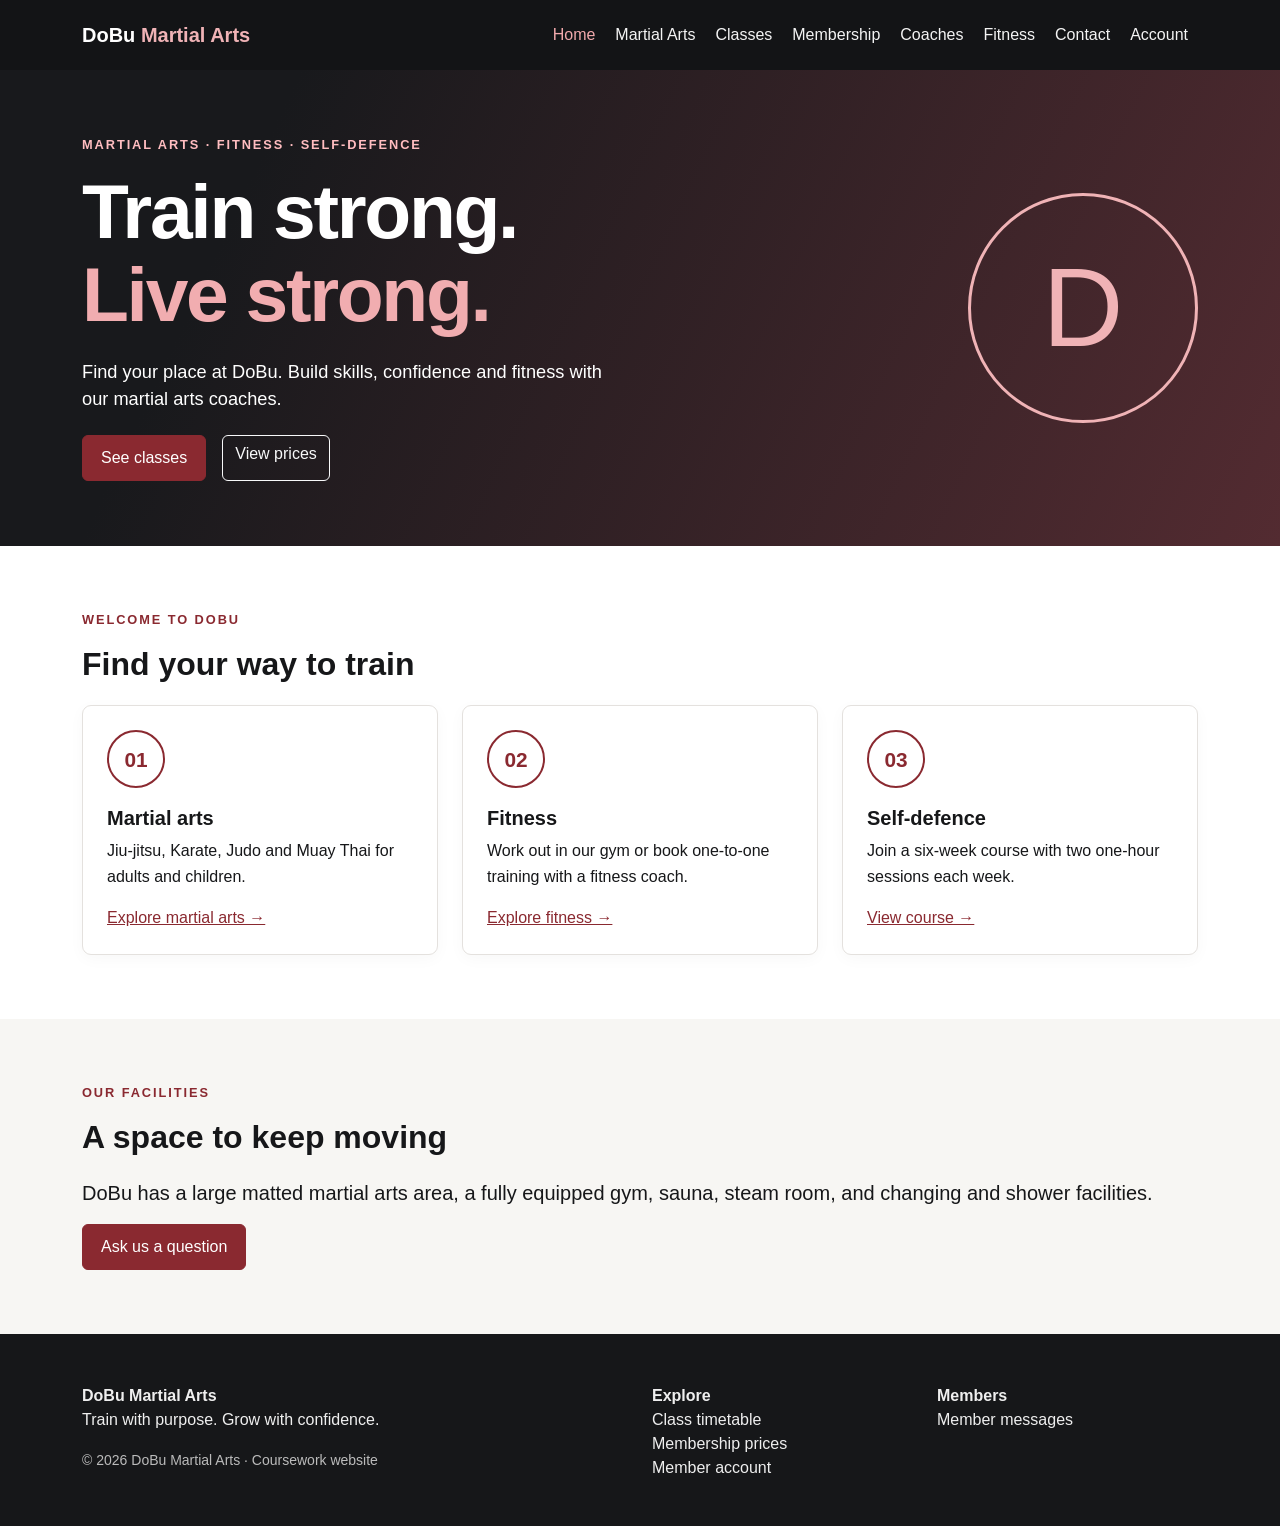
<file: index.html>
<!doctype html><html lang="en"><head><meta charset="utf-8"><meta name="viewport" content="width=device-width,initial-scale=1"><meta name="description" content="Martial arts, fitness training and self-defence classes at DoBu Martial Arts."><title>Home | DoBu Martial Arts</title><link rel="stylesheet" href="css/bootstrap.min.css"><link rel="stylesheet" href="css/style.css"></head><body>
<a href="#main" class="skip-link">Skip to content</a><nav class="navbar navbar-expand-lg navbar-dark site-nav"><div class="container"><a class="navbar-brand" href="index.html">DoBu <span>Martial Arts</span></a><button class="navbar-toggler" type="button" data-bs-toggle="collapse" data-bs-target="#siteMenu" aria-controls="siteMenu" aria-expanded="false" aria-label="Toggle navigation"><span class="navbar-toggler-icon"></span></button><div class="collapse navbar-collapse" id="siteMenu"><ul class="navbar-nav ms-auto"><li class="nav-item"><a class="nav-link active" aria-current=page href="index.html">Home</a></li><li class="nav-item"><a class="nav-link "  href="martial-arts.html">Martial Arts</a></li><li class="nav-item"><a class="nav-link "  href="classes.html">Classes</a></li><li class="nav-item"><a class="nav-link "  href="membership.html">Membership</a></li><li class="nav-item"><a class="nav-link "  href="coaches.html">Coaches</a></li><li class="nav-item"><a class="nav-link "  href="fitness.html">Fitness</a></li><li class="nav-item"><a class="nav-link "  href="contact.html">Contact</a></li><li class="nav-item"><a class="nav-link "  href="account.html">Account</a></li></ul></div></div></nav>
<main id="main"><header class="home-hero"><div class="container"><div class="hero-copy"><p class="kicker">Martial arts · Fitness · Self-defence</p><h1>Train strong.<br><span>Live strong.</span></h1><p>Find your place at DoBu. Build skills, confidence and fitness with our martial arts coaches.</p><div class="d-flex gap-3 flex-wrap"><a class="btn btn-dobu" href="classes.html">See classes</a><a class="btn btn-outline-light" href="membership.html">View prices</a></div></div><div class="hero-sign" aria-hidden="true">D</div></div></header><section class="section"><div class="container"><p class="kicker">WELCOME TO DOBU</p><h2>Find your way to train</h2><div class="row g-4"><article class="col-md-6 col-lg-4"><div class="feature-card h-100"><div class="sign" aria-hidden="true">01</div><h3 class="h5">Martial arts</h3><p>Jiu-jitsu, Karate, Judo and Muay Thai for adults and children.</p><a href="martial-arts.html">Explore martial arts →</a></div></article><article class="col-md-6 col-lg-4"><div class="feature-card h-100"><div class="sign" aria-hidden="true">02</div><h3 class="h5">Fitness</h3><p>Work out in our gym or book one-to-one training with a fitness coach.</p><a href="fitness.html">Explore fitness →</a></div></article><article class="col-md-6 col-lg-4"><div class="feature-card h-100"><div class="sign" aria-hidden="true">03</div><h3 class="h5">Self-defence</h3><p>Join a six-week course with two one-hour sessions each week.</p><a href="fitness.html">View course →</a></div></article></div></div></section><section class="section"><div class="container"><p class="kicker">OUR FACILITIES</p><h2>A space to keep moving</h2><p class="lead">DoBu has a large matted martial arts area, a fully equipped gym, sauna, steam room, and changing and shower facilities.</p><a class="btn btn-dobu" href="contact.html">Ask us a question</a></div></section></main><footer class="site-footer"><div class="container"><div class="row g-4"><div class="col-md-6"><strong>DoBu Martial Arts</strong><p>Train with purpose. Grow with confidence.</p><small>© <span id="year"></span> DoBu Martial Arts · Coursework website</small></div><div class="col-md-3"><strong>Explore</strong><p><a href="classes.html">Class timetable</a><br><a href="membership.html">Membership prices</a><br><a href="account.html">Member account</a></p></div><div class="col-md-3"><strong>Members</strong><p><a href="account.html">Member messages</a></p><span id="shareStatus" aria-live="polite"></span></div></div></div></footer><script src="js/bootstrap.bundle.min.js"></script><script src="js/main.js" defer></script></body></html>
</file>
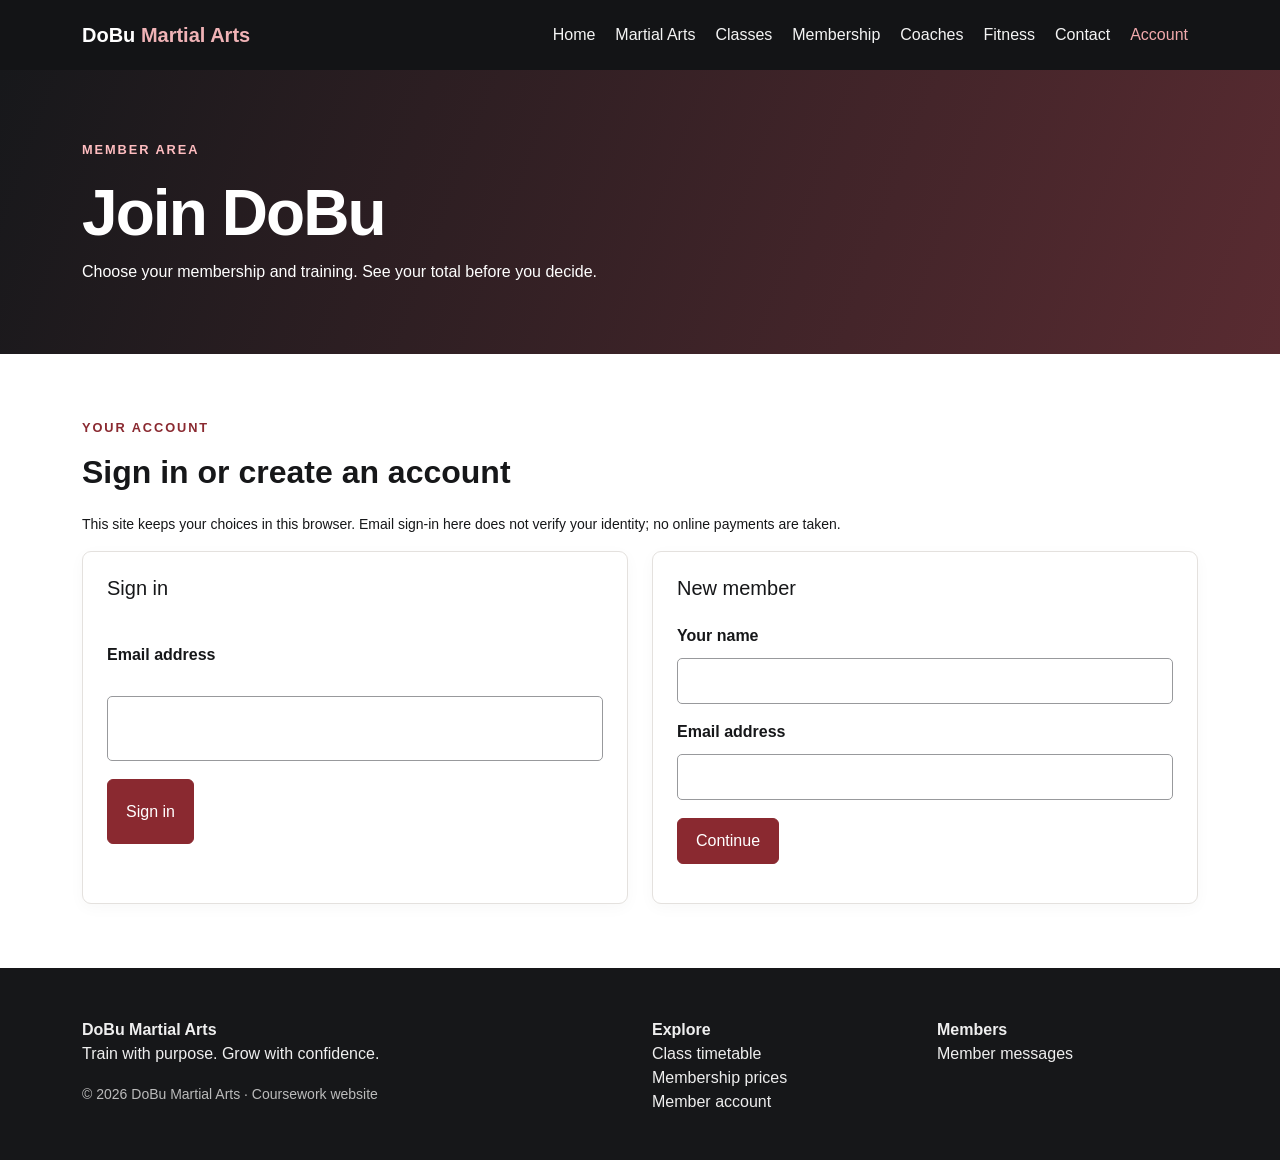
<file: account.html>
<!doctype html><html lang="en"><head><meta charset="utf-8"><meta name="viewport" content="width=device-width,initial-scale=1"><meta name="description" content="Choose a DoBu membership, add private tuition or fitness, and see your price summary."><title>Join DoBu | DoBu Martial Arts</title><link rel="stylesheet" href="css/bootstrap.min.css"><link rel="stylesheet" href="css/style.css"></head><body>
<a href="#main" class="skip-link">Skip to content</a><nav class="navbar navbar-expand-lg navbar-dark site-nav"><div class="container"><a class="navbar-brand" href="index.html">DoBu <span>Martial Arts</span></a><button class="navbar-toggler" type="button" data-bs-toggle="collapse" data-bs-target="#siteMenu" aria-controls="siteMenu" aria-expanded="false" aria-label="Toggle navigation"><span class="navbar-toggler-icon"></span></button><div class="collapse navbar-collapse" id="siteMenu"><ul class="navbar-nav ms-auto"><li class="nav-item"><a class="nav-link "  href="index.html">Home</a></li><li class="nav-item"><a class="nav-link "  href="martial-arts.html">Martial Arts</a></li><li class="nav-item"><a class="nav-link "  href="classes.html">Classes</a></li><li class="nav-item"><a class="nav-link "  href="membership.html">Membership</a></li><li class="nav-item"><a class="nav-link "  href="coaches.html">Coaches</a></li><li class="nav-item"><a class="nav-link "  href="fitness.html">Fitness</a></li><li class="nav-item"><a class="nav-link "  href="contact.html">Contact</a></li><li class="nav-item"><a class="nav-link active" aria-current=page href="account.html">Account</a></li></ul></div></div></nav>
<main id="main">
<header class="page-hero"><div class="container"><p class="kicker">MEMBER AREA</p><h1>Join DoBu</h1><p>Choose your membership and training. See your total before you decide.</p></div></header>
<section class="section"><div class="container"><p class="kicker">YOUR ACCOUNT</p><h2>Sign in or create an account</h2><p class="small">This site keeps your choices in this browser. Email sign-in here does not verify your identity; no online payments are taken.</p>
<div class="row g-4" id="authForms">
<div class="col-md-6"><form id="signInForm" class="form-card h-100"><h3 class="h5">Sign in</h3><label for="signInEmail">Email address</label><input id="signInEmail" type="email" required autocomplete="email"><button class="btn btn-dobu" type="submit">Sign in</button><p id="signInStatus" role="status" aria-live="polite"></p></form></div>
<div class="col-md-6"><form id="createForm" class="form-card h-100"><h3 class="h5">New member</h3><label for="createName">Your name</label><input id="createName" required minlength="2" maxlength="70" autocomplete="name"><label for="createEmail">Email address</label><input id="createEmail" type="email" required autocomplete="email"><button class="btn btn-dobu" type="submit">Continue</button><p id="createStatus" role="status" aria-live="polite"></p></form></div>
</div></div></section>
<section class="section" id="memberArea" hidden><div class="container"><p class="kicker">YOUR TRAINING</p><h2>Welcome, <span id="memberName"></span></h2><p>Signed in on this device as <span id="memberEmail"></span>. <button id="signOut" class="text-button" type="button">Sign out</button></p>
<div class="row g-4 align-items-start"><div class="col-lg-7"><form id="selectionForm" class="form-card">
<h3 class="h5">1. Monthly membership</h3><label for="planSelect">Choose your plan</label><select id="planSelect" required><option value="">Select a plan</option><option value="Basic">Basic — £25 / month · 2 sessions a week</option><option value="Intermediate">Intermediate — £35 / month · 3 sessions a week</option><option value="Advanced">Advanced — £45 / month · 5 sessions a week</option><option value="Elite">Elite — £60 / month · unlimited classes</option><option value="Junior">Junior — £25 / month · kids classes</option></select>
<label for="firstArt">Main martial art</label><select id="firstArt" required><option value="">Choose an art</option><option>Jiu-jitsu</option><option>Karate</option><option>Judo</option><option>Muay Thai</option></select><div id="secondArtGroup" hidden><label for="secondArt">Second martial art (Advanced plan)</label><select id="secondArt"><option value="">Choose a second art</option><option>Jiu-jitsu</option><option>Karate</option><option>Judo</option><option>Muay Thai</option></select></div><label for="startDate">Preferred start date</label><input id="startDate" type="date"><p class="small">The gym needs to confirm your preferred date and class availability.</p><h3 class="h5 mt-4">2. Add training if you want it</h3><label for="privateHours">Private martial arts tuition — £15 / hour</label><input id="privateHours" type="number" min="0" max="20" step="1" value="0"><label for="selfDefence">Beginners’ self-defence course — £180 (six weeks)</label><select id="selfDefence"><option value="0">No course</option><option value="1">Add one course — £180</option></select><label for="fitnessVisits">Fitness room — £6 / visit</label><input id="fitnessVisits" type="number" min="0" max="20" step="1" value="0"><label for="personalHours">Personal fitness training — £35 / hour</label><input id="personalHours" type="number" min="0" max="20" step="1" value="0">
<h3 class="h5 mt-4">3. Preferred payment method</h3><label for="paymentMethod">How would you prefer to pay?</label><select id="paymentMethod" required><option value="">Choose a method</option><option value="Cash at the gym">Cash at the gym</option><option value="Card at the gym">Card at the gym</option><option value="Bank transfer after speaking with staff">Bank transfer after speaking with staff</option></select><p class="small">No card numbers or bank details are collected here. Your payment method is a preference to discuss with staff.</p><button class="btn btn-dobu" type="submit">Save my choices</button><p id="selectionStatus" role="status" aria-live="polite"></p></form></div>
<aside class="col-lg-5"><div class="form-card summary-card" aria-live="polite"><h3 class="h5">Your price summary</h3><div id="priceLines"></div><hr><p class="summary-row"><span>Monthly membership</span><strong id="monthlyTotal">£0</strong></p><p class="summary-row"><span>Additional training</span><strong id="extrasTotal">£0</strong></p><p class="summary-row total"><span>First month estimate</span><strong id="firstTotal">£0</strong></p><p class="small">Following months show the membership price only. Additional training above is counted once; confirm dates, availability and final payment with DoBu staff.</p><p><strong>Payment steps:</strong> Save your choices, confirm classes and availability with DoBu staff, then pay at the gym or ask staff for bank transfer instructions. This website does not collect payment.</p><p><strong>Preferred payment:</strong> <span id="summaryPayment">Not chosen</span></p><div id="savedChoices" hidden><hr><h4 class="h6">Saved on this device</h4><p id="savedText"></p></div></div></aside></div>
<div class="form-card mt-4"><h3 class="h5">Member messages</h3><p>Messages you write here stay in this browser.</p><form id="postForm"><label for="postText">Write a message</label><textarea id="postText" minlength="2" maxlength="280" rows="3" required></textarea><button class="btn btn-dobu" type="submit">Post</button><p id="postStatus" role="status" aria-live="polite"></p></form><div id="postList" aria-live="polite"></div></div></div></section></main><footer class="site-footer"><div class="container"><div class="row g-4"><div class="col-md-6"><strong>DoBu Martial Arts</strong><p>Train with purpose. Grow with confidence.</p><small>© <span id="year"></span> DoBu Martial Arts · Coursework website</small></div><div class="col-md-3"><strong>Explore</strong><p><a href="classes.html">Class timetable</a><br><a href="membership.html">Membership prices</a><br><a href="account.html">Member account</a></p></div><div class="col-md-3"><strong>Members</strong><p><a href="account.html">Member messages</a></p><span id="shareStatus" aria-live="polite"></span></div></div></div></footer><script src="js/bootstrap.bundle.min.js"></script><script src="js/main.js" defer></script></body></html>
</file>
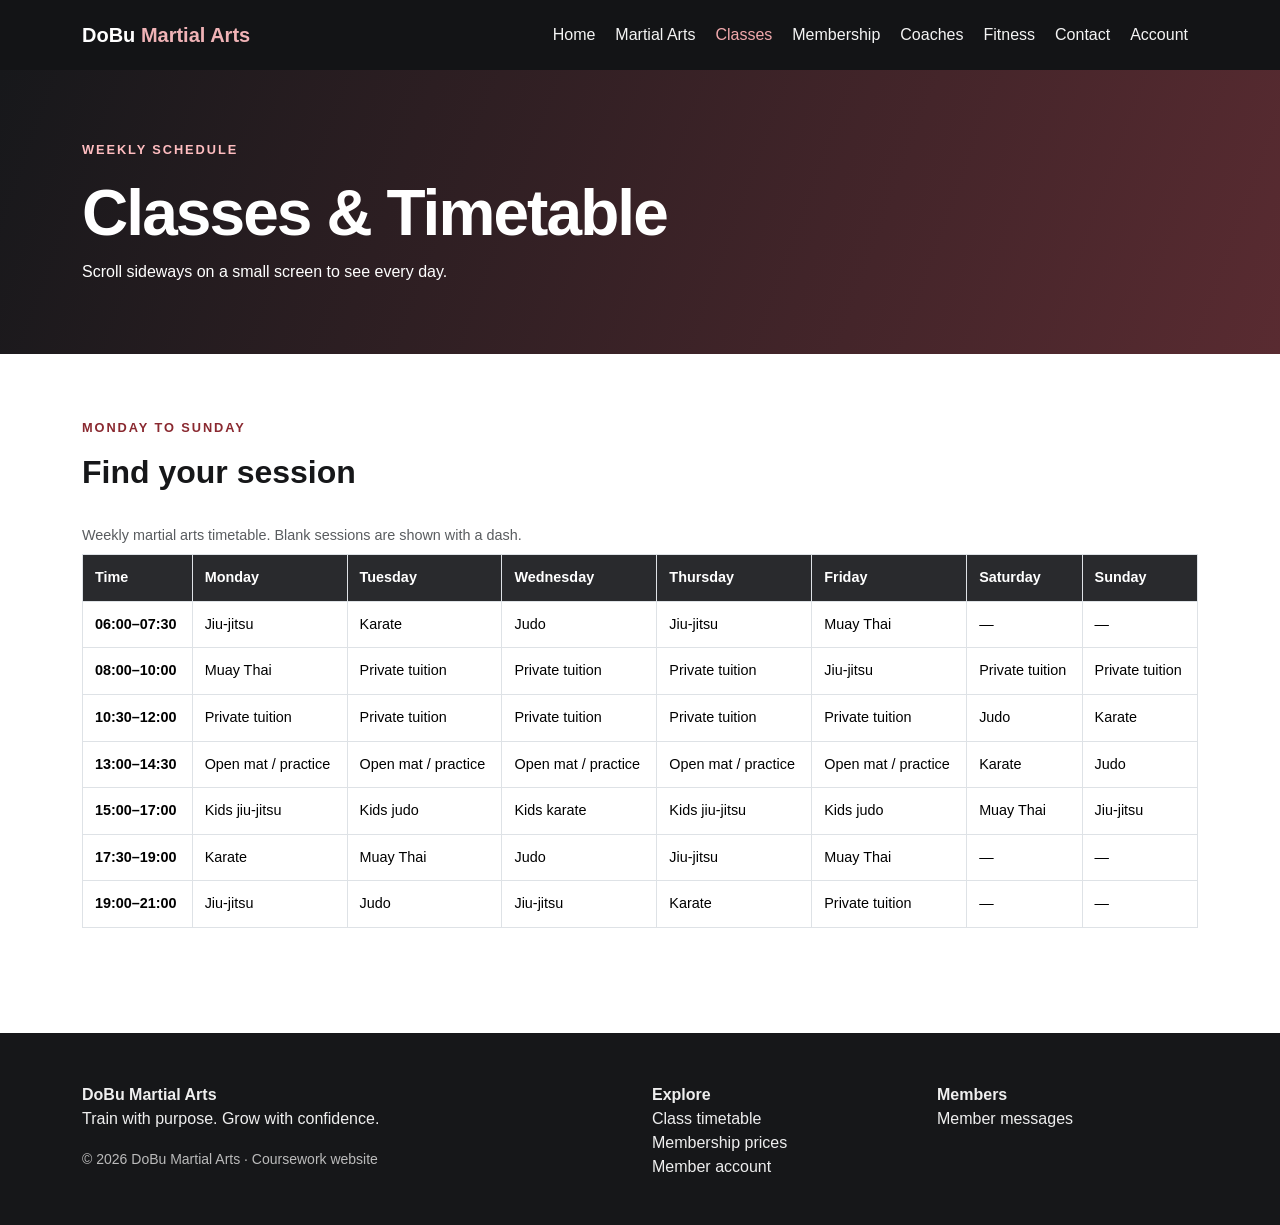
<file: classes.html>
<!doctype html><html lang="en"><head><meta charset="utf-8"><meta name="viewport" content="width=device-width,initial-scale=1"><meta name="description" content="Weekly timetable for DoBu Martial Arts classes and private tuition."><title>Classes & Timetable | DoBu Martial Arts</title><link rel="stylesheet" href="css/bootstrap.min.css"><link rel="stylesheet" href="css/style.css"></head><body>
<a href="#main" class="skip-link">Skip to content</a><nav class="navbar navbar-expand-lg navbar-dark site-nav"><div class="container"><a class="navbar-brand" href="index.html">DoBu <span>Martial Arts</span></a><button class="navbar-toggler" type="button" data-bs-toggle="collapse" data-bs-target="#siteMenu" aria-controls="siteMenu" aria-expanded="false" aria-label="Toggle navigation"><span class="navbar-toggler-icon"></span></button><div class="collapse navbar-collapse" id="siteMenu"><ul class="navbar-nav ms-auto"><li class="nav-item"><a class="nav-link "  href="index.html">Home</a></li><li class="nav-item"><a class="nav-link "  href="martial-arts.html">Martial Arts</a></li><li class="nav-item"><a class="nav-link active" aria-current=page href="classes.html">Classes</a></li><li class="nav-item"><a class="nav-link "  href="membership.html">Membership</a></li><li class="nav-item"><a class="nav-link "  href="coaches.html">Coaches</a></li><li class="nav-item"><a class="nav-link "  href="fitness.html">Fitness</a></li><li class="nav-item"><a class="nav-link "  href="contact.html">Contact</a></li><li class="nav-item"><a class="nav-link "  href="account.html">Account</a></li></ul></div></div></nav>
<main id="main"><header class="page-hero"><div class="container"><p class="kicker">WEEKLY SCHEDULE</p><h1>Classes & Timetable</h1><p>Scroll sideways on a small screen to see every day.</p></div></header><section class="section"><div class="container"><p class="kicker">MONDAY TO SUNDAY</p><h2>Find your session</h2><div class="table-responsive"><table class="table timetable table-bordered"><caption class="caption-top">Weekly martial arts timetable. Blank sessions are shown with a dash.</caption><thead><tr><th scope="col">Time</th><th scope="col">Monday</th><th scope="col">Tuesday</th><th scope="col">Wednesday</th><th scope="col">Thursday</th><th scope="col">Friday</th><th scope="col">Saturday</th><th scope="col">Sunday</th></tr></thead><tbody><tr><th scope="row">06:00–07:30</th><td>Jiu-jitsu</td><td>Karate</td><td>Judo</td><td>Jiu-jitsu</td><td>Muay Thai</td><td>—</td><td>—</td></tr><tr><th scope="row">08:00–10:00</th><td>Muay Thai</td><td>Private tuition</td><td>Private tuition</td><td>Private tuition</td><td>Jiu-jitsu</td><td>Private tuition</td><td>Private tuition</td></tr><tr><th scope="row">10:30–12:00</th><td>Private tuition</td><td>Private tuition</td><td>Private tuition</td><td>Private tuition</td><td>Private tuition</td><td>Judo</td><td>Karate</td></tr><tr><th scope="row">13:00–14:30</th><td>Open mat / practice</td><td>Open mat / practice</td><td>Open mat / practice</td><td>Open mat / practice</td><td>Open mat / practice</td><td>Karate</td><td>Judo</td></tr><tr><th scope="row">15:00–17:00</th><td>Kids jiu-jitsu</td><td>Kids judo</td><td>Kids karate</td><td>Kids jiu-jitsu</td><td>Kids judo</td><td>Muay Thai</td><td>Jiu-jitsu</td></tr><tr><th scope="row">17:30–19:00</th><td>Karate</td><td>Muay Thai</td><td>Judo</td><td>Jiu-jitsu</td><td>Muay Thai</td><td>—</td><td>—</td></tr><tr><th scope="row">19:00–21:00</th><td>Jiu-jitsu</td><td>Judo</td><td>Jiu-jitsu</td><td>Karate</td><td>Private tuition</td><td>—</td><td>—</td></tr></tbody></table></div></div></section></main><footer class="site-footer"><div class="container"><div class="row g-4"><div class="col-md-6"><strong>DoBu Martial Arts</strong><p>Train with purpose. Grow with confidence.</p><small>© <span id="year"></span> DoBu Martial Arts · Coursework website</small></div><div class="col-md-3"><strong>Explore</strong><p><a href="classes.html">Class timetable</a><br><a href="membership.html">Membership prices</a><br><a href="account.html">Member account</a></p></div><div class="col-md-3"><strong>Members</strong><p><a href="account.html">Member messages</a></p><span id="shareStatus" aria-live="polite"></span></div></div></div></footer><script src="js/bootstrap.bundle.min.js"></script><script src="js/main.js" defer></script></body></html>
</file>
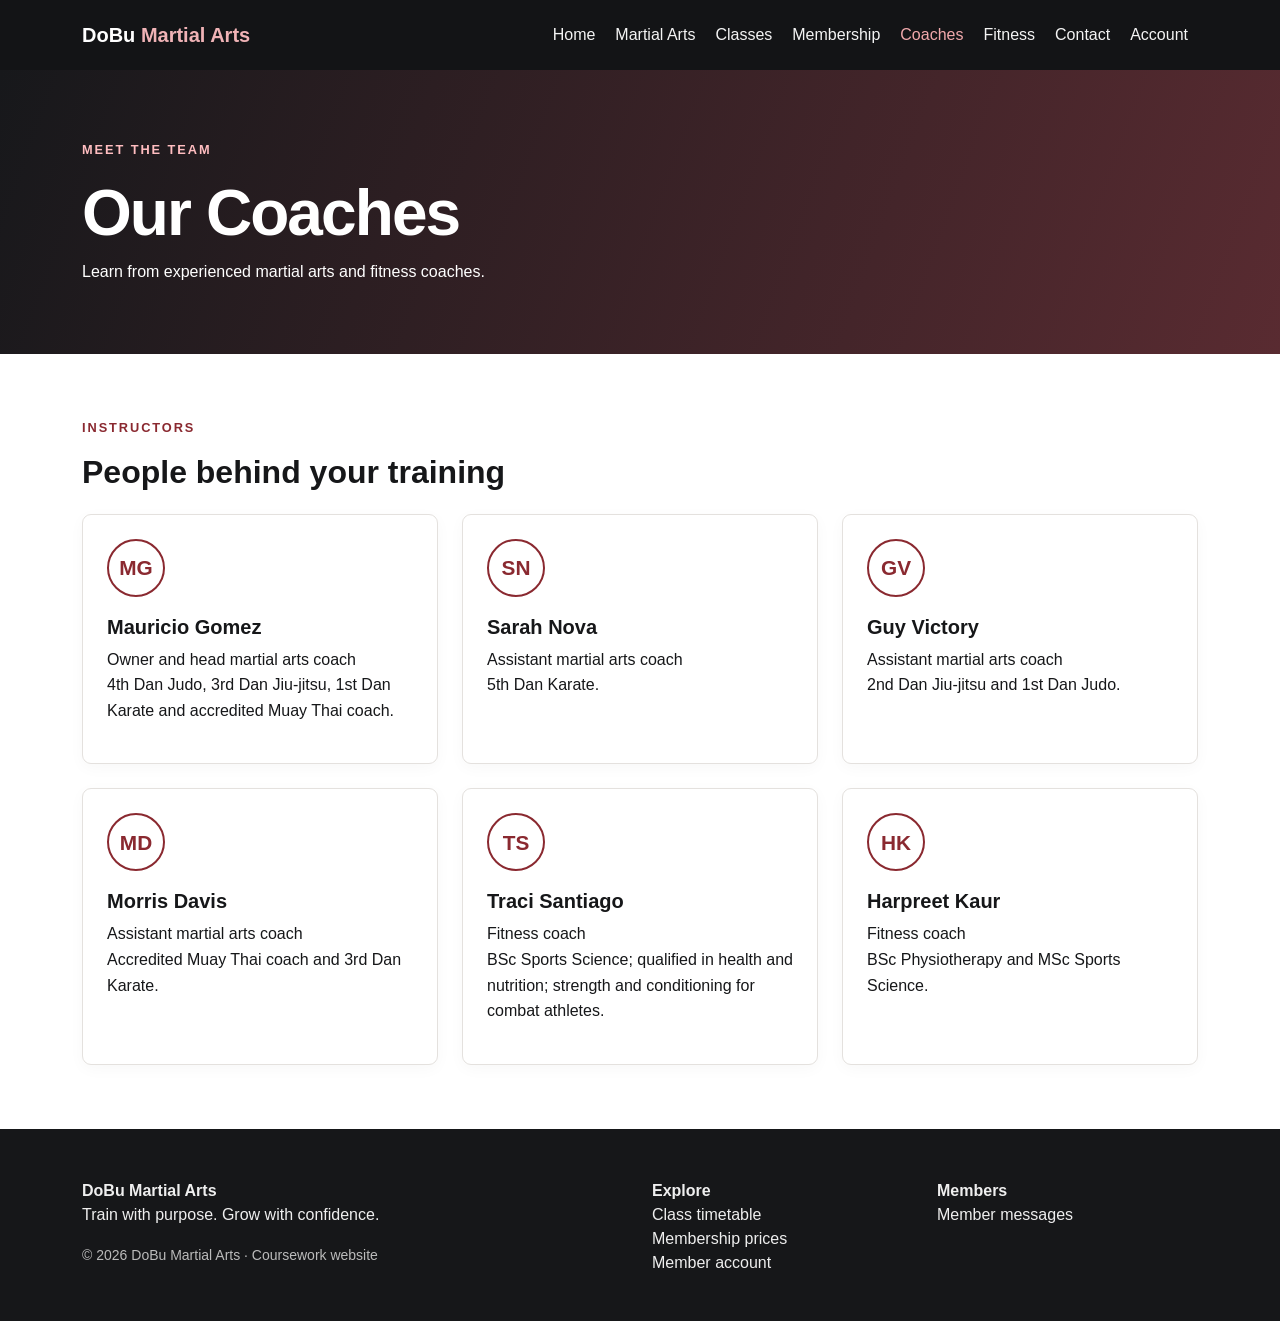
<file: coaches.html>
<!doctype html><html lang="en"><head><meta charset="utf-8"><meta name="viewport" content="width=device-width,initial-scale=1"><meta name="description" content="Meet the martial arts instructors and fitness coaches at DoBu."><title>Coaches | DoBu Martial Arts</title><link rel="stylesheet" href="css/bootstrap.min.css"><link rel="stylesheet" href="css/style.css"></head><body>
<a href="#main" class="skip-link">Skip to content</a><nav class="navbar navbar-expand-lg navbar-dark site-nav"><div class="container"><a class="navbar-brand" href="index.html">DoBu <span>Martial Arts</span></a><button class="navbar-toggler" type="button" data-bs-toggle="collapse" data-bs-target="#siteMenu" aria-controls="siteMenu" aria-expanded="false" aria-label="Toggle navigation"><span class="navbar-toggler-icon"></span></button><div class="collapse navbar-collapse" id="siteMenu"><ul class="navbar-nav ms-auto"><li class="nav-item"><a class="nav-link "  href="index.html">Home</a></li><li class="nav-item"><a class="nav-link "  href="martial-arts.html">Martial Arts</a></li><li class="nav-item"><a class="nav-link "  href="classes.html">Classes</a></li><li class="nav-item"><a class="nav-link "  href="membership.html">Membership</a></li><li class="nav-item"><a class="nav-link active" aria-current=page href="coaches.html">Coaches</a></li><li class="nav-item"><a class="nav-link "  href="fitness.html">Fitness</a></li><li class="nav-item"><a class="nav-link "  href="contact.html">Contact</a></li><li class="nav-item"><a class="nav-link "  href="account.html">Account</a></li></ul></div></div></nav>
<main id="main"><header class="page-hero"><div class="container"><p class="kicker">MEET THE TEAM</p><h1>Our Coaches</h1><p>Learn from experienced martial arts and fitness coaches.</p></div></header><section class="section"><div class="container"><p class="kicker">INSTRUCTORS</p><h2>People behind your training</h2><div class="row g-4"><article class="col-md-6 col-lg-4"><div class="feature-card h-100"><div class="sign" aria-hidden="true">MG</div><h3 class="h5">Mauricio Gomez</h3><p>Owner and head martial arts coach<br>4th Dan Judo, 3rd Dan Jiu-jitsu, 1st Dan Karate and accredited Muay Thai coach.</p></div></article><article class="col-md-6 col-lg-4"><div class="feature-card h-100"><div class="sign" aria-hidden="true">SN</div><h3 class="h5">Sarah Nova</h3><p>Assistant martial arts coach<br>5th Dan Karate.</p></div></article><article class="col-md-6 col-lg-4"><div class="feature-card h-100"><div class="sign" aria-hidden="true">GV</div><h3 class="h5">Guy Victory</h3><p>Assistant martial arts coach<br>2nd Dan Jiu-jitsu and 1st Dan Judo.</p></div></article><article class="col-md-6 col-lg-4"><div class="feature-card h-100"><div class="sign" aria-hidden="true">MD</div><h3 class="h5">Morris Davis</h3><p>Assistant martial arts coach<br>Accredited Muay Thai coach and 3rd Dan Karate.</p></div></article><article class="col-md-6 col-lg-4"><div class="feature-card h-100"><div class="sign" aria-hidden="true">TS</div><h3 class="h5">Traci Santiago</h3><p>Fitness coach<br>BSc Sports Science; qualified in health and nutrition; strength and conditioning for combat athletes.</p></div></article><article class="col-md-6 col-lg-4"><div class="feature-card h-100"><div class="sign" aria-hidden="true">HK</div><h3 class="h5">Harpreet Kaur</h3><p>Fitness coach<br>BSc Physiotherapy and MSc Sports Science.</p></div></article></div></div></section></main><footer class="site-footer"><div class="container"><div class="row g-4"><div class="col-md-6"><strong>DoBu Martial Arts</strong><p>Train with purpose. Grow with confidence.</p><small>© <span id="year"></span> DoBu Martial Arts · Coursework website</small></div><div class="col-md-3"><strong>Explore</strong><p><a href="classes.html">Class timetable</a><br><a href="membership.html">Membership prices</a><br><a href="account.html">Member account</a></p></div><div class="col-md-3"><strong>Members</strong><p><a href="account.html">Member messages</a></p><span id="shareStatus" aria-live="polite"></span></div></div></div></footer><script src="js/bootstrap.bundle.min.js"></script><script src="js/main.js" defer></script></body></html>
</file>
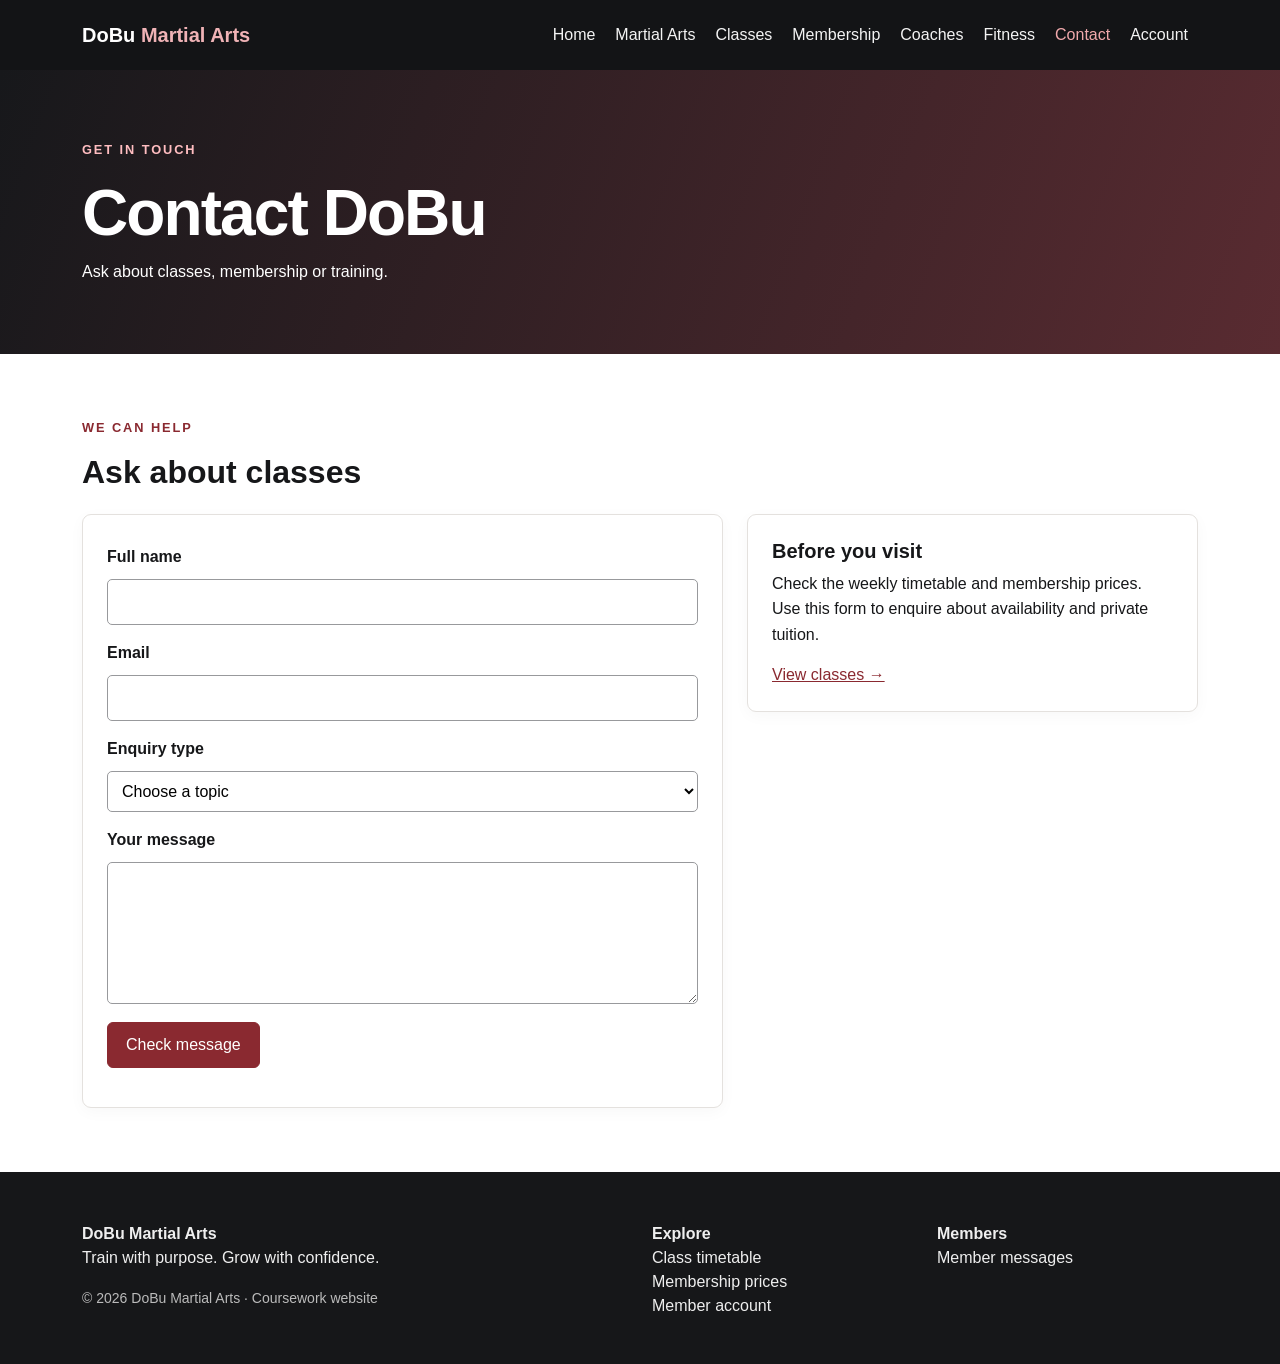
<file: contact.html>
<!doctype html><html lang="en"><head><meta charset="utf-8"><meta name="viewport" content="width=device-width,initial-scale=1"><meta name="description" content="Contact DoBu Martial Arts about classes, membership or fitness training."><title>Contact | DoBu Martial Arts</title><link rel="stylesheet" href="css/bootstrap.min.css"><link rel="stylesheet" href="css/style.css"></head><body>
<a href="#main" class="skip-link">Skip to content</a><nav class="navbar navbar-expand-lg navbar-dark site-nav"><div class="container"><a class="navbar-brand" href="index.html">DoBu <span>Martial Arts</span></a><button class="navbar-toggler" type="button" data-bs-toggle="collapse" data-bs-target="#siteMenu" aria-controls="siteMenu" aria-expanded="false" aria-label="Toggle navigation"><span class="navbar-toggler-icon"></span></button><div class="collapse navbar-collapse" id="siteMenu"><ul class="navbar-nav ms-auto"><li class="nav-item"><a class="nav-link "  href="index.html">Home</a></li><li class="nav-item"><a class="nav-link "  href="martial-arts.html">Martial Arts</a></li><li class="nav-item"><a class="nav-link "  href="classes.html">Classes</a></li><li class="nav-item"><a class="nav-link "  href="membership.html">Membership</a></li><li class="nav-item"><a class="nav-link "  href="coaches.html">Coaches</a></li><li class="nav-item"><a class="nav-link "  href="fitness.html">Fitness</a></li><li class="nav-item"><a class="nav-link active" aria-current=page href="contact.html">Contact</a></li><li class="nav-item"><a class="nav-link "  href="account.html">Account</a></li></ul></div></div></nav>
<main id="main"><header class="page-hero"><div class="container"><p class="kicker">GET IN TOUCH</p><h1>Contact DoBu</h1><p>Ask about classes, membership or training.</p></div></header><section class="section"><div class="container"><p class="kicker">WE CAN HELP</p><h2>Ask about classes</h2><div class="row g-4"><div class="col-lg-7"><form id="contactForm" class="form-card"><label for="contactName">Full name</label><input id="contactName" name="name" required minlength="2" maxlength="70"><label for="contactEmail">Email</label><input id="contactEmail" name="email" type="email" required><label for="contactSubject">Enquiry type</label><select id="contactSubject" name="subject" required><option value="">Choose a topic</option><option>Membership</option><option>Classes</option><option>Private tuition</option><option>Fitness and self-defence</option></select><label for="contactText">Your message</label><textarea id="contactText" name="message" rows="5" minlength="10" maxlength="1000" required></textarea><button class="btn btn-dobu" type="submit">Check message</button><p id="contactStatus" role="status" aria-live="polite"></p></form></div><div class="col-lg-5"><div class="feature-card"><h3 class="h5">Before you visit</h3><p>Check the weekly timetable and membership prices. Use this form to enquire about availability and private tuition.</p><a href="classes.html">View classes →</a></div></div></div></div></section></main><footer class="site-footer"><div class="container"><div class="row g-4"><div class="col-md-6"><strong>DoBu Martial Arts</strong><p>Train with purpose. Grow with confidence.</p><small>© <span id="year"></span> DoBu Martial Arts · Coursework website</small></div><div class="col-md-3"><strong>Explore</strong><p><a href="classes.html">Class timetable</a><br><a href="membership.html">Membership prices</a><br><a href="account.html">Member account</a></p></div><div class="col-md-3"><strong>Members</strong><p><a href="account.html">Member messages</a></p><span id="shareStatus" aria-live="polite"></span></div></div></div></footer><script src="js/bootstrap.bundle.min.js"></script><script src="js/main.js" defer></script></body></html>
</file>
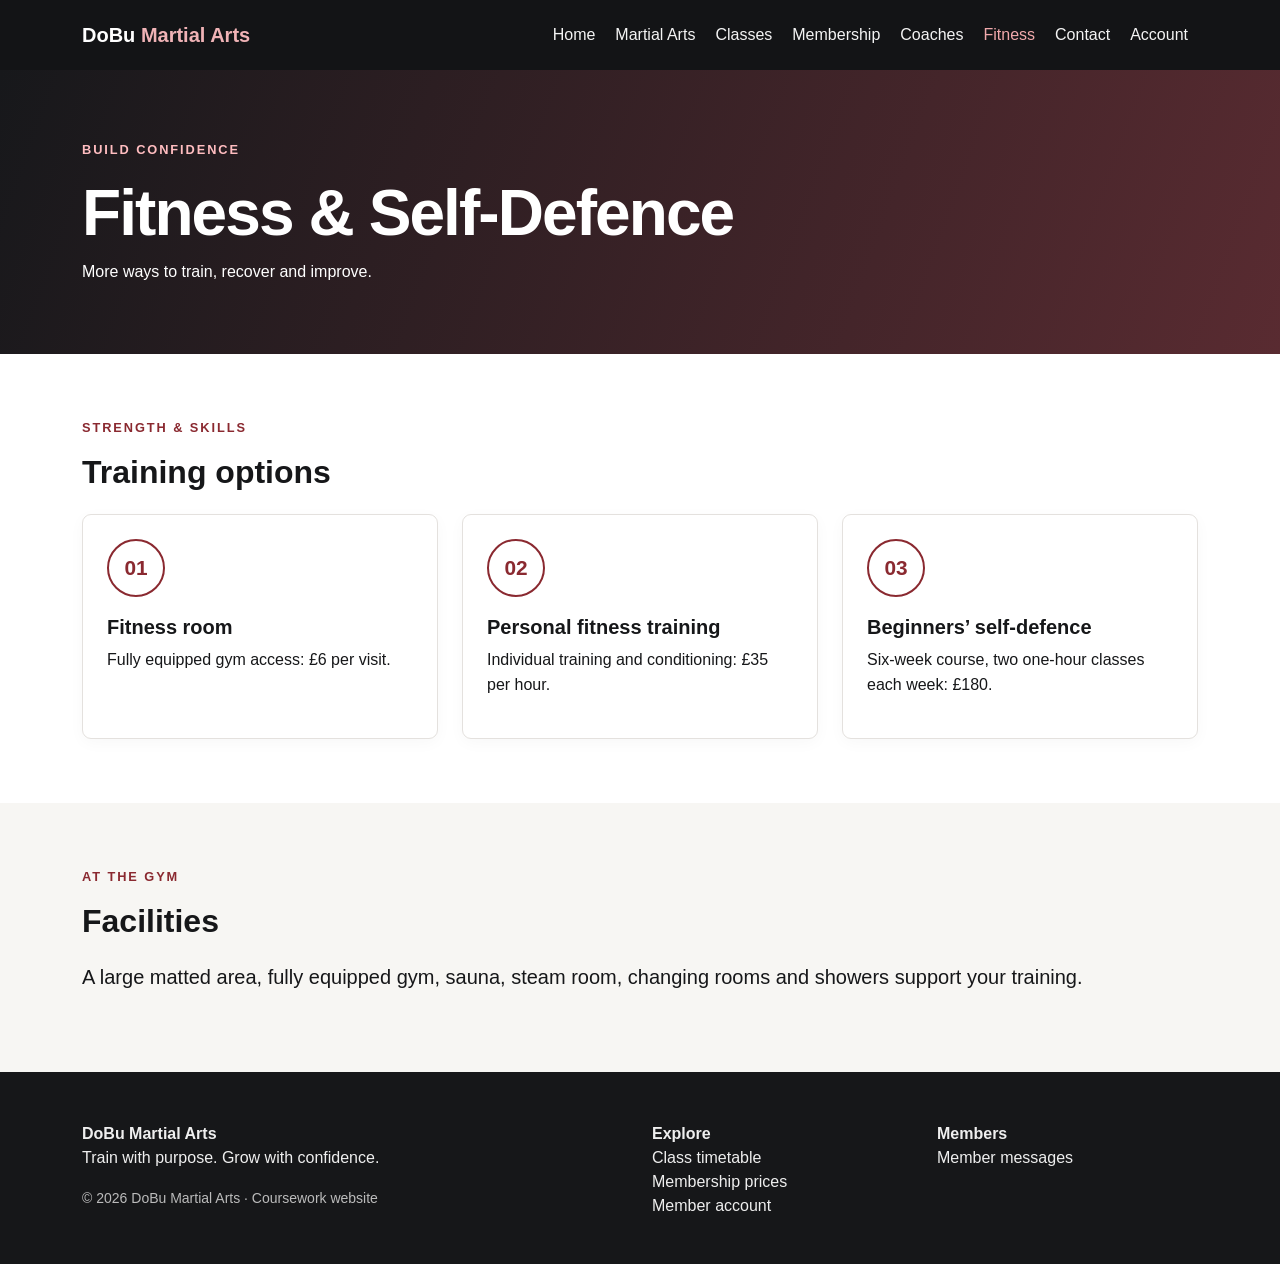
<file: fitness.html>
<!doctype html><html lang="en"><head><meta charset="utf-8"><meta name="viewport" content="width=device-width,initial-scale=1"><meta name="description" content="Fitness room, personal training and self-defence course at DoBu."><title>Fitness & Self-Defence | DoBu Martial Arts</title><link rel="stylesheet" href="css/bootstrap.min.css"><link rel="stylesheet" href="css/style.css"></head><body>
<a href="#main" class="skip-link">Skip to content</a><nav class="navbar navbar-expand-lg navbar-dark site-nav"><div class="container"><a class="navbar-brand" href="index.html">DoBu <span>Martial Arts</span></a><button class="navbar-toggler" type="button" data-bs-toggle="collapse" data-bs-target="#siteMenu" aria-controls="siteMenu" aria-expanded="false" aria-label="Toggle navigation"><span class="navbar-toggler-icon"></span></button><div class="collapse navbar-collapse" id="siteMenu"><ul class="navbar-nav ms-auto"><li class="nav-item"><a class="nav-link "  href="index.html">Home</a></li><li class="nav-item"><a class="nav-link "  href="martial-arts.html">Martial Arts</a></li><li class="nav-item"><a class="nav-link "  href="classes.html">Classes</a></li><li class="nav-item"><a class="nav-link "  href="membership.html">Membership</a></li><li class="nav-item"><a class="nav-link "  href="coaches.html">Coaches</a></li><li class="nav-item"><a class="nav-link active" aria-current=page href="fitness.html">Fitness</a></li><li class="nav-item"><a class="nav-link "  href="contact.html">Contact</a></li><li class="nav-item"><a class="nav-link "  href="account.html">Account</a></li></ul></div></div></nav>
<main id="main"><header class="page-hero"><div class="container"><p class="kicker">BUILD CONFIDENCE</p><h1>Fitness & Self-Defence</h1><p>More ways to train, recover and improve.</p></div></header><section class="section"><div class="container"><p class="kicker">STRENGTH & SKILLS</p><h2>Training options</h2><div class="row g-4"><article class="col-md-6 col-lg-4"><div class="feature-card h-100"><div class="sign" aria-hidden="true">01</div><h3 class="h5">Fitness room</h3><p>Fully equipped gym access: £6 per visit.</p></div></article><article class="col-md-6 col-lg-4"><div class="feature-card h-100"><div class="sign" aria-hidden="true">02</div><h3 class="h5">Personal fitness training</h3><p>Individual training and conditioning: £35 per hour.</p></div></article><article class="col-md-6 col-lg-4"><div class="feature-card h-100"><div class="sign" aria-hidden="true">03</div><h3 class="h5">Beginners’ self-defence</h3><p>Six-week course, two one-hour classes each week: £180.</p></div></article></div></div></section><section class="section"><div class="container"><p class="kicker">AT THE GYM</p><h2>Facilities</h2><p class="lead">A large matted area, fully equipped gym, sauna, steam room, changing rooms and showers support your training.</p></div></section></main><footer class="site-footer"><div class="container"><div class="row g-4"><div class="col-md-6"><strong>DoBu Martial Arts</strong><p>Train with purpose. Grow with confidence.</p><small>© <span id="year"></span> DoBu Martial Arts · Coursework website</small></div><div class="col-md-3"><strong>Explore</strong><p><a href="classes.html">Class timetable</a><br><a href="membership.html">Membership prices</a><br><a href="account.html">Member account</a></p></div><div class="col-md-3"><strong>Members</strong><p><a href="account.html">Member messages</a></p><span id="shareStatus" aria-live="polite"></span></div></div></div></footer><script src="js/bootstrap.bundle.min.js"></script><script src="js/main.js" defer></script></body></html>
</file>
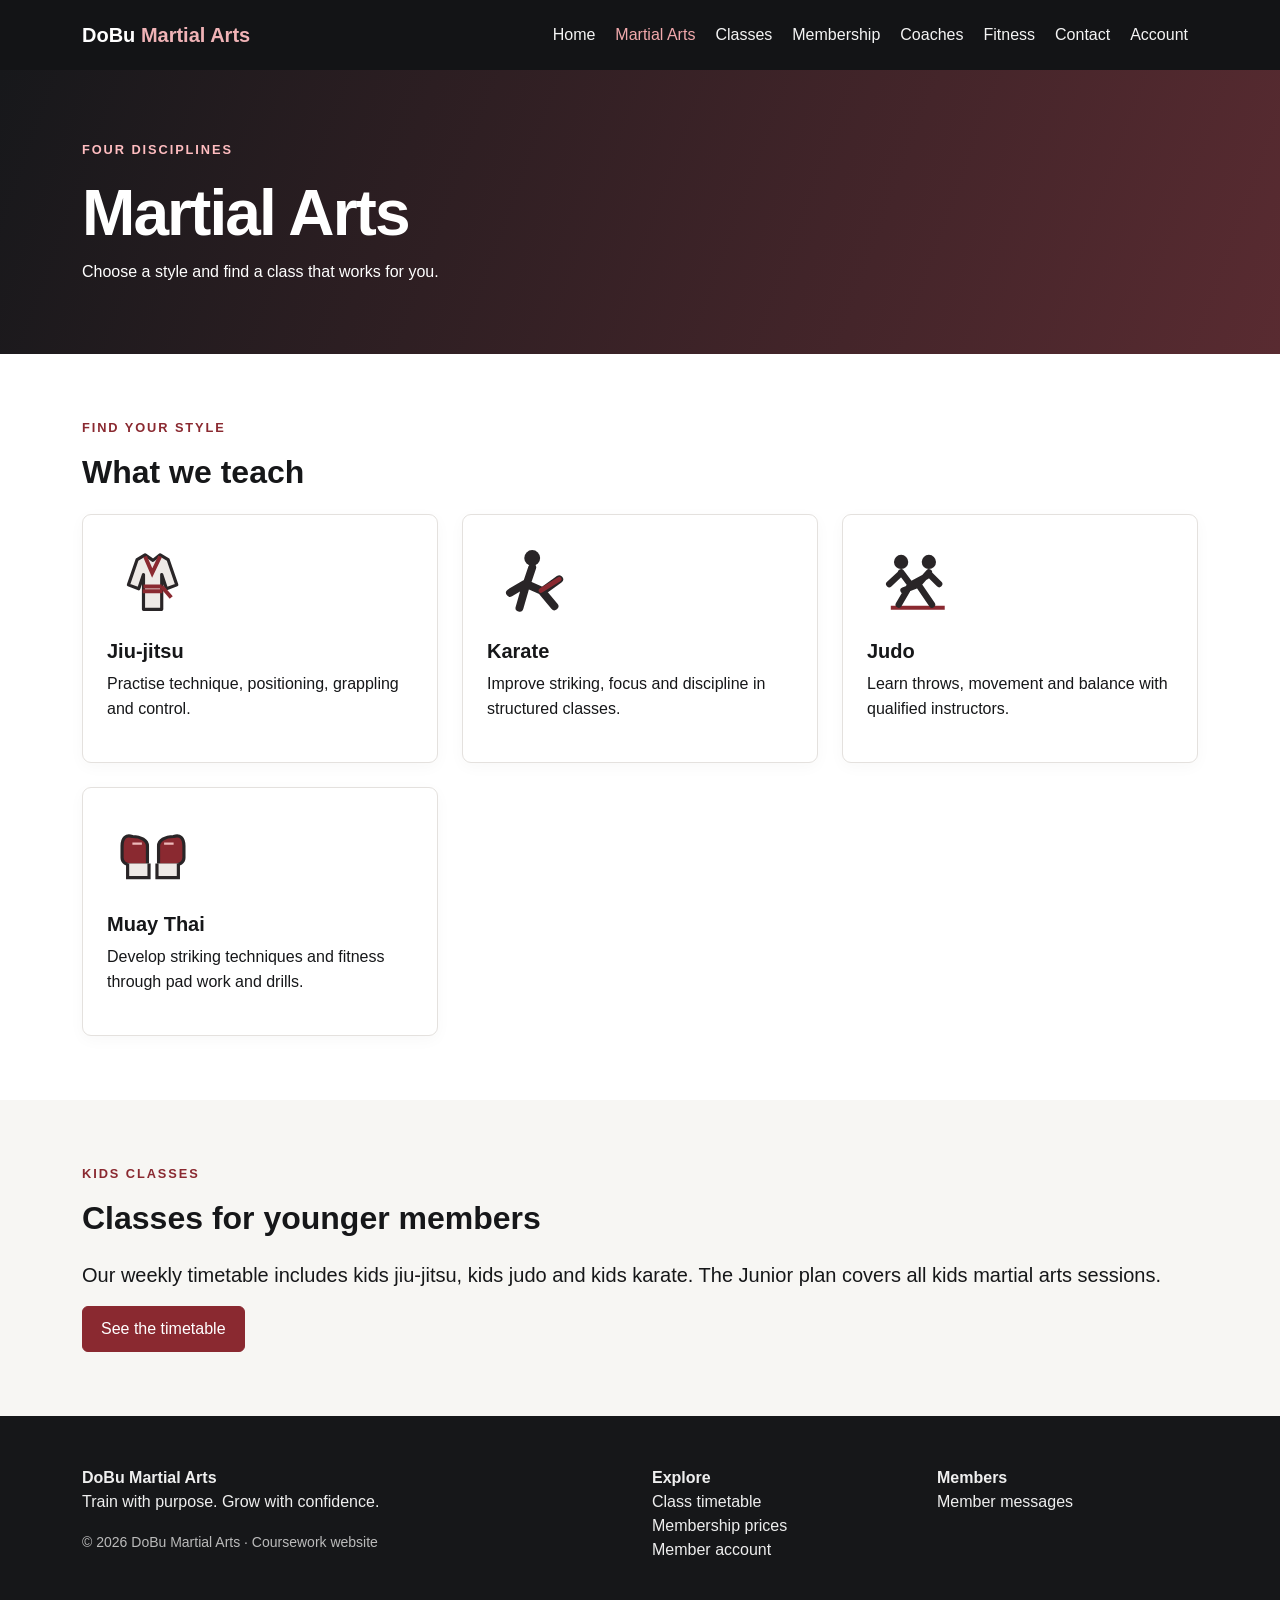
<file: martial-arts.html>
<!doctype html><html lang="en"><head><meta charset="utf-8"><meta name="viewport" content="width=device-width,initial-scale=1"><meta name="description" content="Explore Jiu-jitsu, Judo, Karate and Muay Thai classes at DoBu."><title>Martial Arts | DoBu Martial Arts</title><link rel="stylesheet" href="css/bootstrap.min.css"><link rel="stylesheet" href="css/style.css"></head><body>
<a href="#main" class="skip-link">Skip to content</a><nav class="navbar navbar-expand-lg navbar-dark site-nav"><div class="container"><a class="navbar-brand" href="index.html">DoBu <span>Martial Arts</span></a><button class="navbar-toggler" type="button" data-bs-toggle="collapse" data-bs-target="#siteMenu" aria-controls="siteMenu" aria-expanded="false" aria-label="Toggle navigation"><span class="navbar-toggler-icon"></span></button><div class="collapse navbar-collapse" id="siteMenu"><ul class="navbar-nav ms-auto"><li class="nav-item"><a class="nav-link "  href="index.html">Home</a></li><li class="nav-item"><a class="nav-link active" aria-current=page href="martial-arts.html">Martial Arts</a></li><li class="nav-item"><a class="nav-link "  href="classes.html">Classes</a></li><li class="nav-item"><a class="nav-link "  href="membership.html">Membership</a></li><li class="nav-item"><a class="nav-link "  href="coaches.html">Coaches</a></li><li class="nav-item"><a class="nav-link "  href="fitness.html">Fitness</a></li><li class="nav-item"><a class="nav-link "  href="contact.html">Contact</a></li><li class="nav-item"><a class="nav-link "  href="account.html">Account</a></li></ul></div></div></nav>
<main id="main"><header class="page-hero"><div class="container"><p class="kicker">FOUR DISCIPLINES</p><h1>Martial Arts</h1><p>Choose a style and find a class that works for you.</p></div></header><section class="section"><div class="container"><p class="kicker">FIND YOUR STYLE</p><h2>What we teach</h2><div class="row g-4"><article class="col-md-6 col-lg-4"><div class="feature-card h-100"><img class="art-icon" src="images/jiu-jitsu.svg" alt="Jiu-jitsu uniform illustration" width="92" height="88"><h3 class="h5">Jiu-jitsu</h3><p>Practise technique, positioning, grappling and control.</p></div></article><article class="col-md-6 col-lg-4"><div class="feature-card h-100"><img class="art-icon" src="images/karate.svg" alt="Karate practice illustration" width="92" height="88"><h3 class="h5">Karate</h3><p>Improve striking, focus and discipline in structured classes.</p></div></article><article class="col-md-6 col-lg-4"><div class="feature-card h-100"><img class="art-icon" src="images/judo.svg" alt="Judo training illustration" width="92" height="88"><h3 class="h5">Judo</h3><p>Learn throws, movement and balance with qualified instructors.</p></div></article><article class="col-md-6 col-lg-4"><div class="feature-card h-100"><img class="art-icon" src="images/muay-thai.svg" alt="Muay Thai gloves illustration" width="92" height="88"><h3 class="h5">Muay Thai</h3><p>Develop striking techniques and fitness through pad work and drills.</p></div></article></div></div></section><section class="section"><div class="container"><p class="kicker">KIDS CLASSES</p><h2>Classes for younger members</h2><p class="lead">Our weekly timetable includes kids jiu-jitsu, kids judo and kids karate. The Junior plan covers all kids martial arts sessions.</p><a class="btn btn-dobu" href="classes.html">See the timetable</a></div></section></main><footer class="site-footer"><div class="container"><div class="row g-4"><div class="col-md-6"><strong>DoBu Martial Arts</strong><p>Train with purpose. Grow with confidence.</p><small>© <span id="year"></span> DoBu Martial Arts · Coursework website</small></div><div class="col-md-3"><strong>Explore</strong><p><a href="classes.html">Class timetable</a><br><a href="membership.html">Membership prices</a><br><a href="account.html">Member account</a></p></div><div class="col-md-3"><strong>Members</strong><p><a href="account.html">Member messages</a></p><span id="shareStatus" aria-live="polite"></span></div></div></div></footer><script src="js/bootstrap.bundle.min.js"></script><script src="js/main.js" defer></script></body></html>
</file>
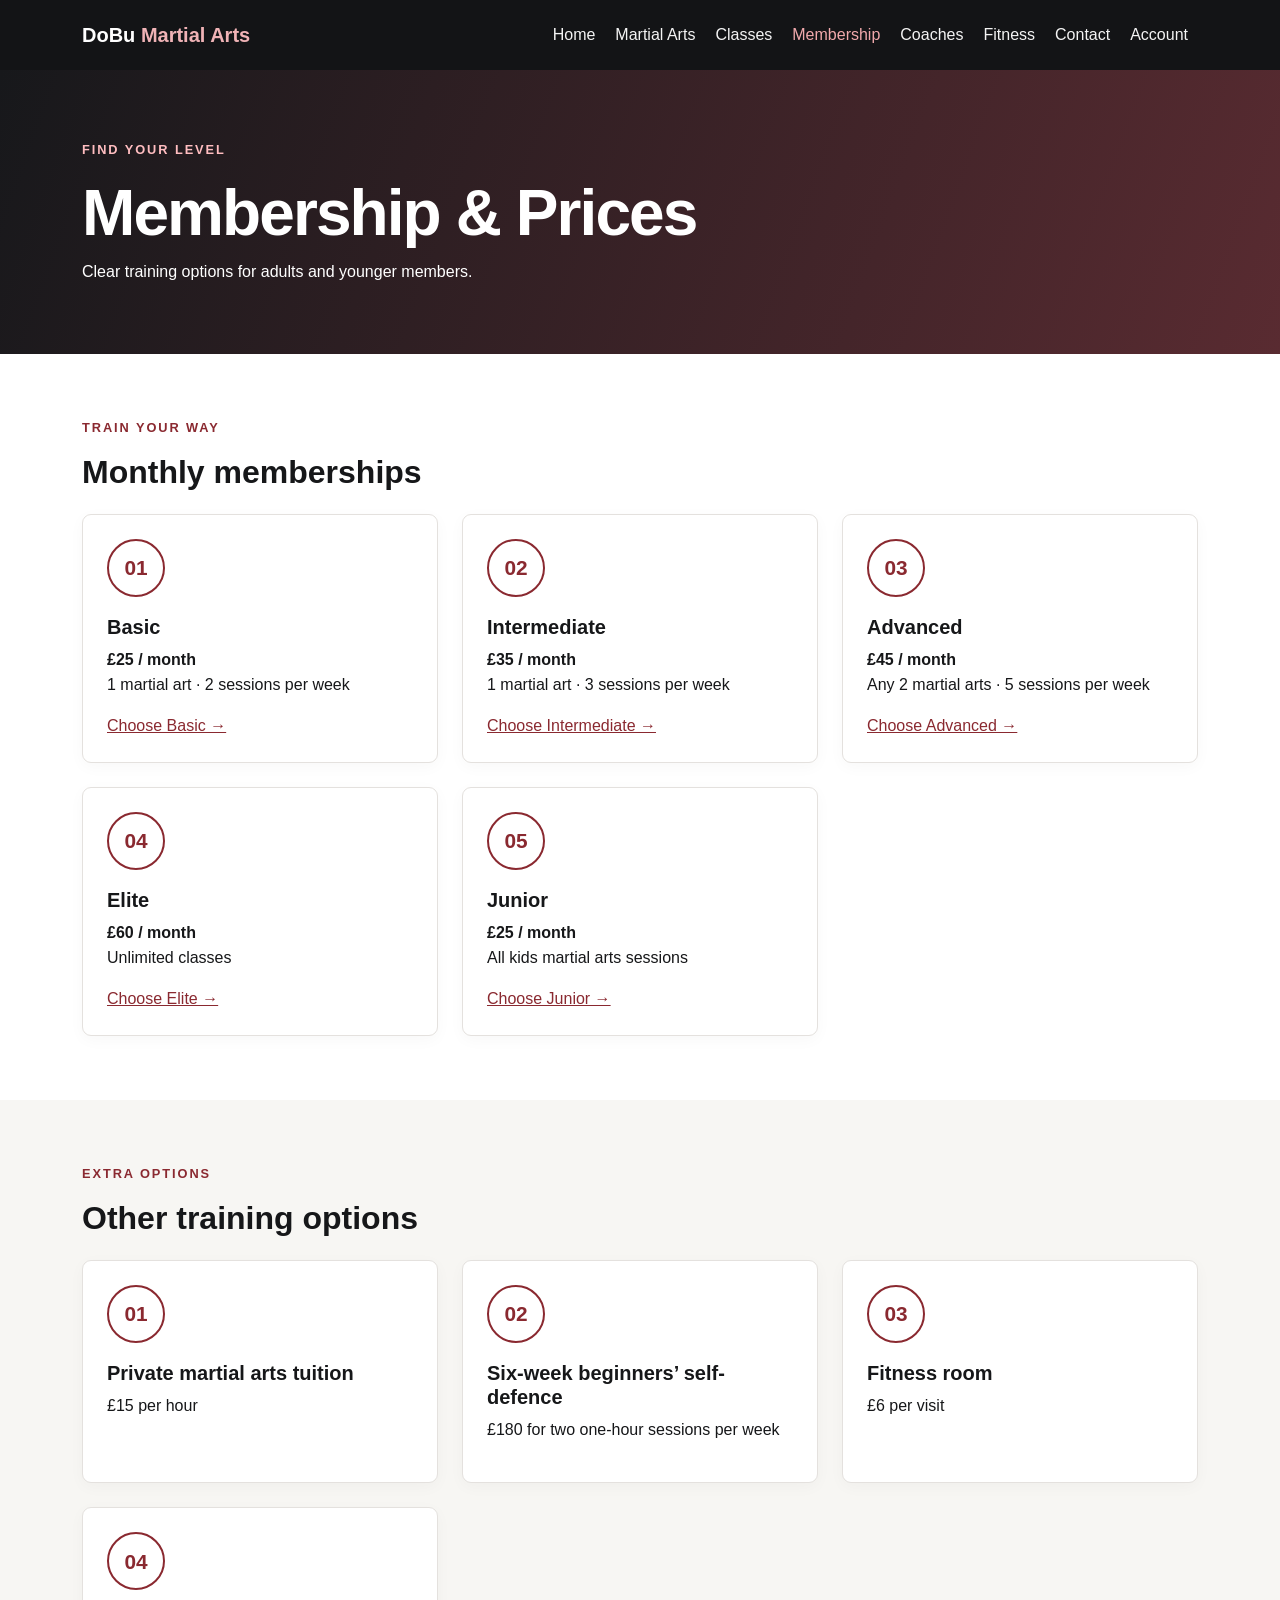
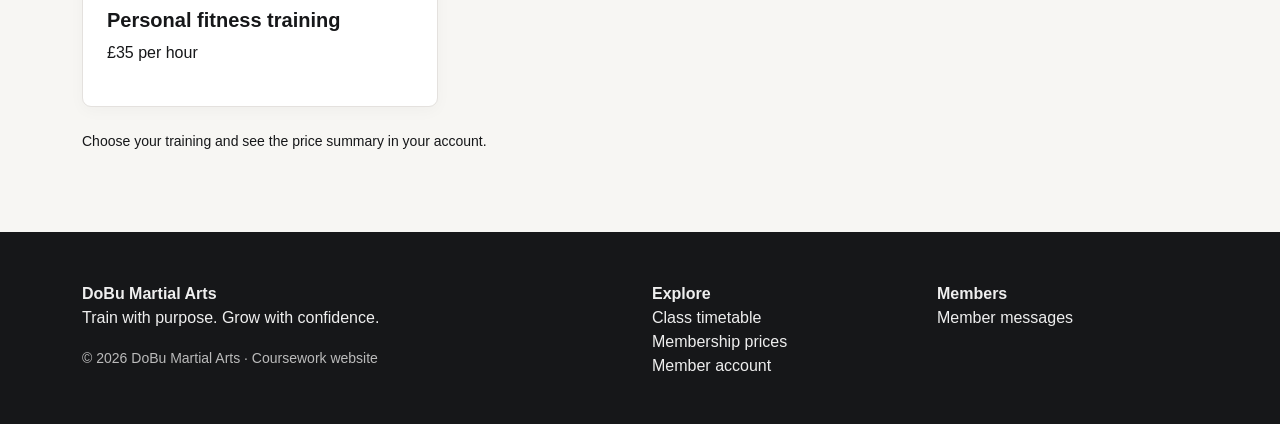
<file: membership.html>
<!doctype html><html lang="en"><head><meta charset="utf-8"><meta name="viewport" content="width=device-width,initial-scale=1"><meta name="description" content="DoBu monthly memberships from £25, private tuition and fitness training prices."><title>Membership | DoBu Martial Arts</title><link rel="stylesheet" href="css/bootstrap.min.css"><link rel="stylesheet" href="css/style.css"></head><body>
<a href="#main" class="skip-link">Skip to content</a><nav class="navbar navbar-expand-lg navbar-dark site-nav"><div class="container"><a class="navbar-brand" href="index.html">DoBu <span>Martial Arts</span></a><button class="navbar-toggler" type="button" data-bs-toggle="collapse" data-bs-target="#siteMenu" aria-controls="siteMenu" aria-expanded="false" aria-label="Toggle navigation"><span class="navbar-toggler-icon"></span></button><div class="collapse navbar-collapse" id="siteMenu"><ul class="navbar-nav ms-auto"><li class="nav-item"><a class="nav-link "  href="index.html">Home</a></li><li class="nav-item"><a class="nav-link "  href="martial-arts.html">Martial Arts</a></li><li class="nav-item"><a class="nav-link "  href="classes.html">Classes</a></li><li class="nav-item"><a class="nav-link active" aria-current=page href="membership.html">Membership</a></li><li class="nav-item"><a class="nav-link "  href="coaches.html">Coaches</a></li><li class="nav-item"><a class="nav-link "  href="fitness.html">Fitness</a></li><li class="nav-item"><a class="nav-link "  href="contact.html">Contact</a></li><li class="nav-item"><a class="nav-link "  href="account.html">Account</a></li></ul></div></div></nav>
<main id="main"><header class="page-hero"><div class="container"><p class="kicker">FIND YOUR LEVEL</p><h1>Membership & Prices</h1><p>Clear training options for adults and younger members.</p></div></header><section class="section"><div class="container"><p class="kicker">TRAIN YOUR WAY</p><h2>Monthly memberships</h2><div class="row g-4"><article class="col-md-6 col-lg-4"><div class="feature-card h-100"><div class="sign" aria-hidden="true">01</div><h3 class="h5">Basic</h3><p><strong>£25 / month</strong><br>1 martial art · 2 sessions per week</p><a href="account.html?plan=Basic">Choose Basic →</a></div></article><article class="col-md-6 col-lg-4"><div class="feature-card h-100"><div class="sign" aria-hidden="true">02</div><h3 class="h5">Intermediate</h3><p><strong>£35 / month</strong><br>1 martial art · 3 sessions per week</p><a href="account.html?plan=Intermediate">Choose Intermediate →</a></div></article><article class="col-md-6 col-lg-4"><div class="feature-card h-100"><div class="sign" aria-hidden="true">03</div><h3 class="h5">Advanced</h3><p><strong>£45 / month</strong><br>Any 2 martial arts · 5 sessions per week</p><a href="account.html?plan=Advanced">Choose Advanced →</a></div></article><article class="col-md-6 col-lg-4"><div class="feature-card h-100"><div class="sign" aria-hidden="true">04</div><h3 class="h5">Elite</h3><p><strong>£60 / month</strong><br>Unlimited classes</p><a href="account.html?plan=Elite">Choose Elite →</a></div></article><article class="col-md-6 col-lg-4"><div class="feature-card h-100"><div class="sign" aria-hidden="true">05</div><h3 class="h5">Junior</h3><p><strong>£25 / month</strong><br>All kids martial arts sessions</p><a href="account.html?plan=Junior">Choose Junior →</a></div></article></div></div></section><section class="section"><div class="container"><p class="kicker">EXTRA OPTIONS</p><h2>Other training options</h2><div class="row g-4"><article class="col-md-6 col-lg-4"><div class="feature-card h-100"><div class="sign" aria-hidden="true">01</div><h3 class="h5">Private martial arts tuition</h3><p>£15 per hour</p></div></article><article class="col-md-6 col-lg-4"><div class="feature-card h-100"><div class="sign" aria-hidden="true">02</div><h3 class="h5">Six-week beginners’ self-defence</h3><p>£180 for two one-hour sessions per week</p></div></article><article class="col-md-6 col-lg-4"><div class="feature-card h-100"><div class="sign" aria-hidden="true">03</div><h3 class="h5">Fitness room</h3><p>£6 per visit</p></div></article><article class="col-md-6 col-lg-4"><div class="feature-card h-100"><div class="sign" aria-hidden="true">04</div><h3 class="h5">Personal fitness training</h3><p>£35 per hour</p></div></article></div><p class="mt-4 small">Choose your training and see the price summary in your account.</p></div></section></main><footer class="site-footer"><div class="container"><div class="row g-4"><div class="col-md-6"><strong>DoBu Martial Arts</strong><p>Train with purpose. Grow with confidence.</p><small>© <span id="year"></span> DoBu Martial Arts · Coursework website</small></div><div class="col-md-3"><strong>Explore</strong><p><a href="classes.html">Class timetable</a><br><a href="membership.html">Membership prices</a><br><a href="account.html">Member account</a></p></div><div class="col-md-3"><strong>Members</strong><p><a href="account.html">Member messages</a></p><span id="shareStatus" aria-live="polite"></span></div></div></div></footer><script src="js/bootstrap.bundle.min.js"></script><script src="js/main.js" defer></script></body></html>
</file>
<file: css/style.css>
/* DoBu colours and basic layout */
:root { --ink:#161719; --red:#8a2930; --paper:#f7f6f3; }
body { font-family:Arial,sans-serif; color:var(--ink); background:white; }
[hidden] { display:none !important; }
.skip-link { position:absolute; top:-60px; left:10px; z-index:999; background:white; padding:10px; }
.skip-link:focus { top:10px; }
a { color:var(--red); }
a:hover { color:#5c171e; }
.site-nav { background:#131416; padding:14px 0; }
.site-nav .navbar-brand { font-size:1.25rem; font-weight:800; }
.site-nav .navbar-brand span { color:#f0b3b6; }
.site-nav .nav-link { color:#f4f4f4; padding:9px 10px !important; }
.site-nav .nav-link:hover,.site-nav .nav-link.active { color:#f1a9ac; }
.home-hero { background:linear-gradient(115deg,#18191c 20%,#532b31); color:white; min-height:450px; display:flex; align-items:center; }
.home-hero .container { display:flex; align-items:center; justify-content:space-between; gap:25px; padding-top:65px; padding-bottom:65px; }
.hero-copy { max-width:650px; }
h1 { font-weight:800; letter-spacing:-.03em; }
.home-hero h1 { font-size:clamp(2.8rem,6vw,5rem); line-height:1.08; }
.home-hero h1 span { color:#f1adb0; }
.home-hero p:not(.kicker) { max-width:550px; font-size:1.14rem; margin:22px 0; }
.hero-sign { width:230px; height:230px; flex:0 0 auto; border:3px solid #f0b3b6; border-radius:50%; display:grid; place-items:center; font-size:7rem; color:#f0b3b6; }
.page-hero { background:linear-gradient(110deg,#17181b,#592b31); color:white; padding:70px 0; }
.page-hero h1 { font-size:clamp(2.5rem,5vw,4rem); }
.page-hero p:last-child { max-width:680px; margin-bottom:0; }
.kicker { color:var(--red); font-weight:700; font-size:.8rem; letter-spacing:.15em; text-transform:uppercase; }
.home-hero .kicker,.page-hero .kicker { color:#ffbdc0; }
.section { padding:64px 0; }
.section:nth-child(odd) { background:var(--paper); }
.section h2 { font-weight:750; margin-bottom:22px; }
.feature-card,.form-card { border:1px solid #e4e1de; background:#fff; border-radius:9px; padding:24px; box-shadow:0 4px 16px #00000008; }
.feature-card .sign { width:58px; height:58px; display:grid; place-items:center; color:var(--red); border:2px solid var(--red); border-radius:50%; font-size:1.3rem; font-weight:bold; margin-bottom:18px; }
.feature-card h3 { font-weight:700; }
.feature-card p { line-height:1.6; }
.btn-dobu { background:var(--red); border-color:var(--red); color:white; padding:10px 18px; }
.btn-dobu:hover,.btn-dobu:focus { background:#641a21; border-color:#641a21; color:white; }
.table-responsive { margin:25px 0; }
.timetable { min-width:870px; font-size:.9rem; }
.timetable th,.timetable td { padding:12px; vertical-align:middle; min-width:105px; }
.timetable th:first-child { min-width:105px; }
.timetable thead th { background:#292a2d; color:white; }
.timetable tbody tr:nth-child(even) { background:#f4f1ee; }
.form-card { display:grid; gap:10px; }
.form-card label { font-weight:600; margin-top:6px; }
.form-card input,.form-card select,.form-card textarea { width:100%; border:1px solid #98999c; border-radius:5px; padding:10px; background:white; }
.form-card :is(input,select,textarea):focus { outline:2px solid var(--red); outline-offset:2px; }
.form-card .btn { justify-self:start; margin-top:8px; }
.form-card p[role=status] { margin:5px 0 0; }
.error { color:#a4202b; font-weight:600; }
.success { color:#246b39; font-weight:600; }
.post { padding:12px 0; border-top:1px solid #dedede; overflow-wrap:anywhere; }
.post small { color:#666; }
.site-footer { background:#161719; color:#efefef; padding:50px 0 30px; }
.site-footer a { color:#eee; text-decoration:none; }
.site-footer a:hover { text-decoration:underline; }
.site-footer small { color:#bbb; }
.footer-share { border:0; background:none; padding:0; color:#eee; text-decoration:underline; }
@media (max-width:768px) { .home-hero { min-height:360px; } .hero-sign { display:none; } .section { padding:45px 0; } .site-nav .nav-link { padding:12px 0 !important; } }
@media (max-width:480px) { .feature-card,.form-card { padding:18px; } .home-hero h1 { font-size:2.6rem; } .page-hero { padding:48px 0; } }
/* Illustrations and the price summary */
.art-icon { display:block; width:92px; height:88px; object-fit:contain; margin-bottom:12px; }
.summary-card { position:sticky; top:18px; }
.summary-card #priceLines p { margin:0 0 7px; font-size:.95rem; }
.summary-row { display:flex; justify-content:space-between; gap:18px; margin:7px 0; }
.summary-row.total { font-size:1.16rem; color:var(--red); font-weight:700; padding-top:10px; border-top:1px solid #ddd; }
.text-button { border:0; background:none; padding:0 4px; color:var(--red); text-decoration:underline; }
#selectionForm h3 { margin:0; }
#selectionForm select, #selectionForm input { max-width:100%; }
@media(max-width:991px) { .summary-card { position:static; } }
</file>
